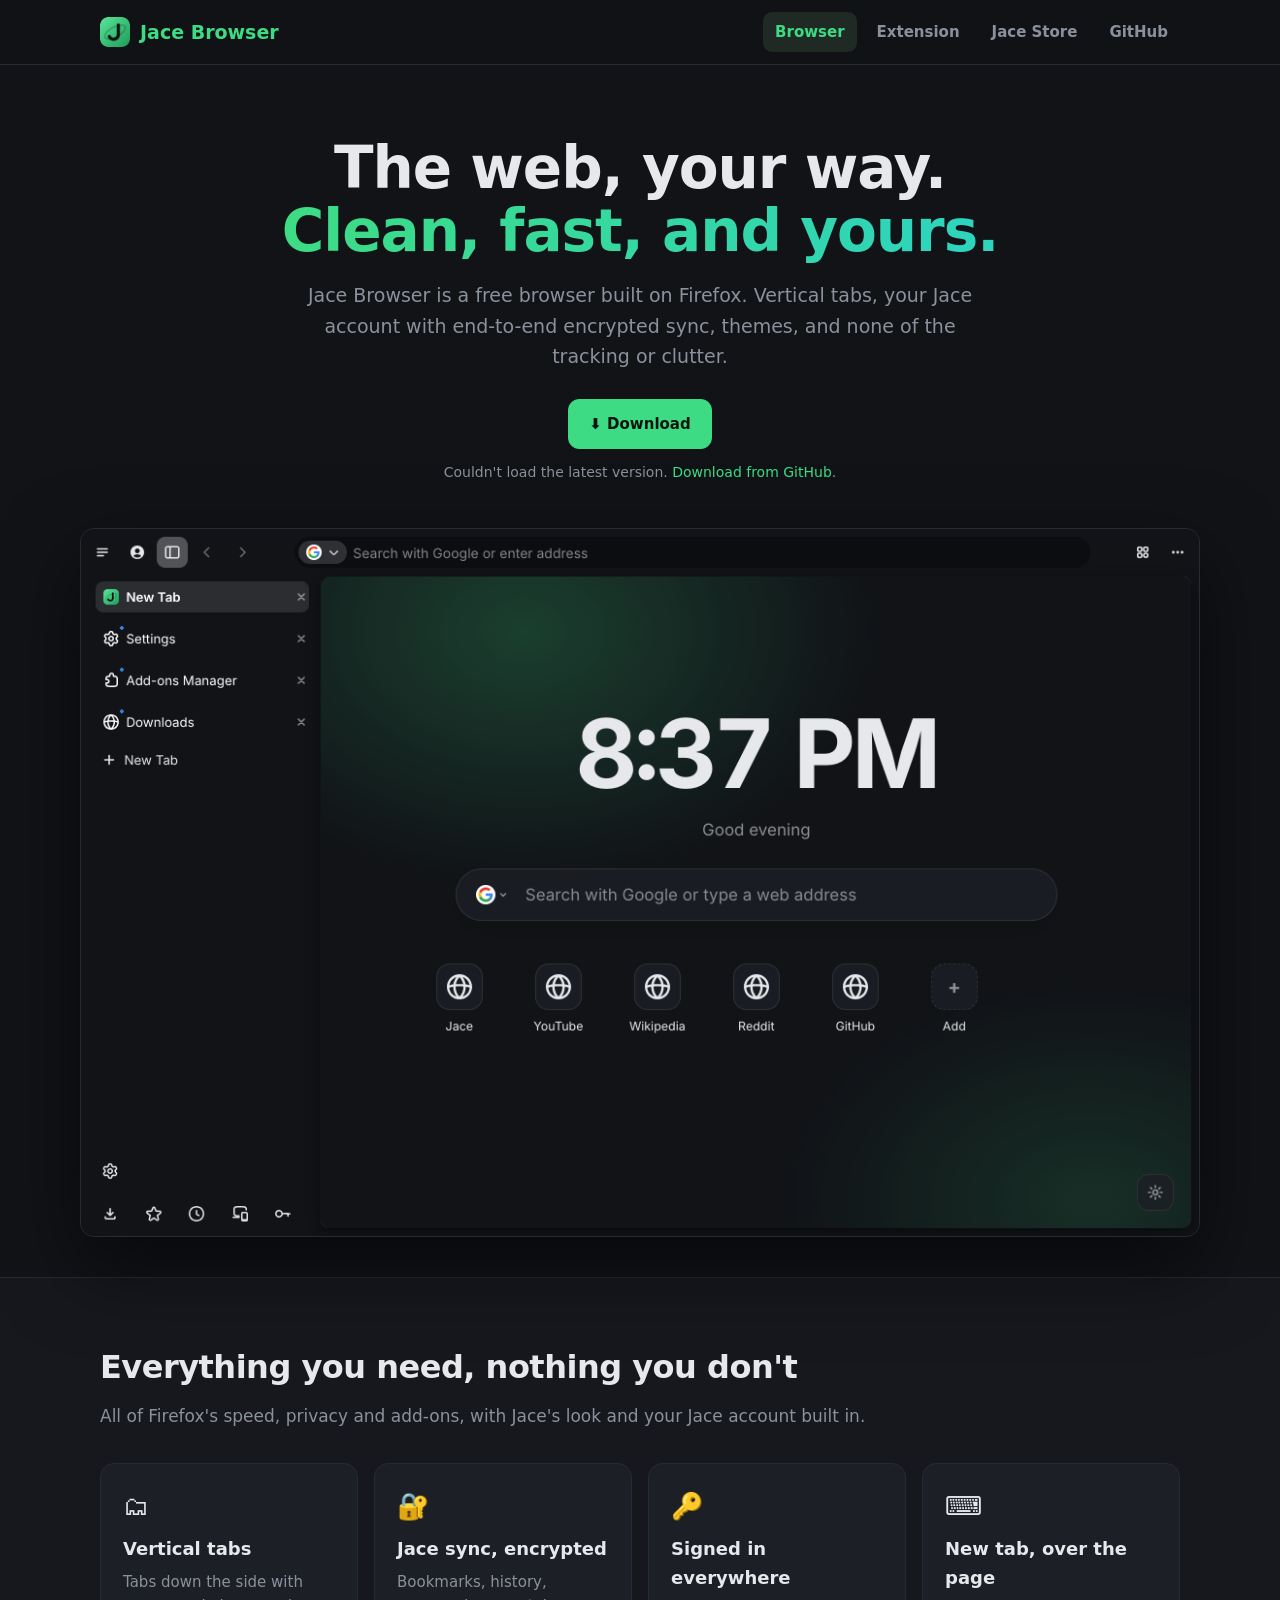
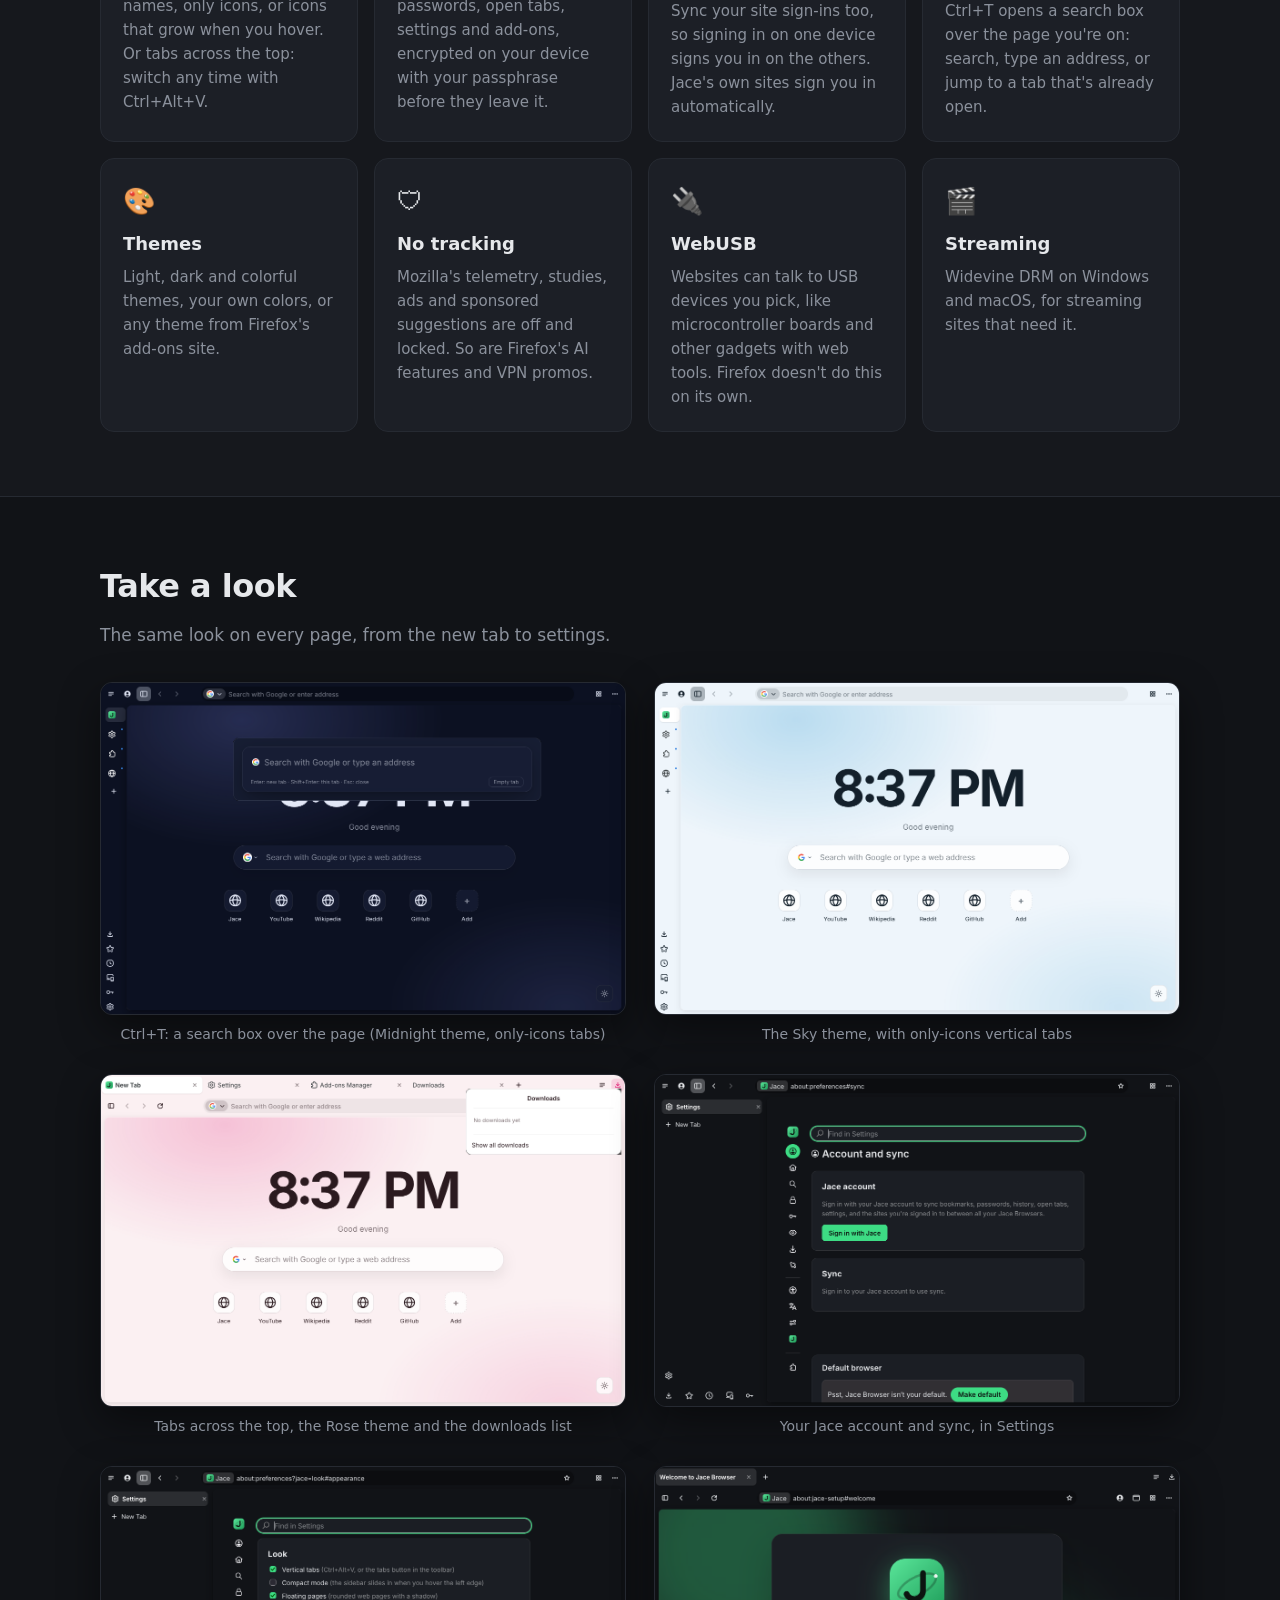
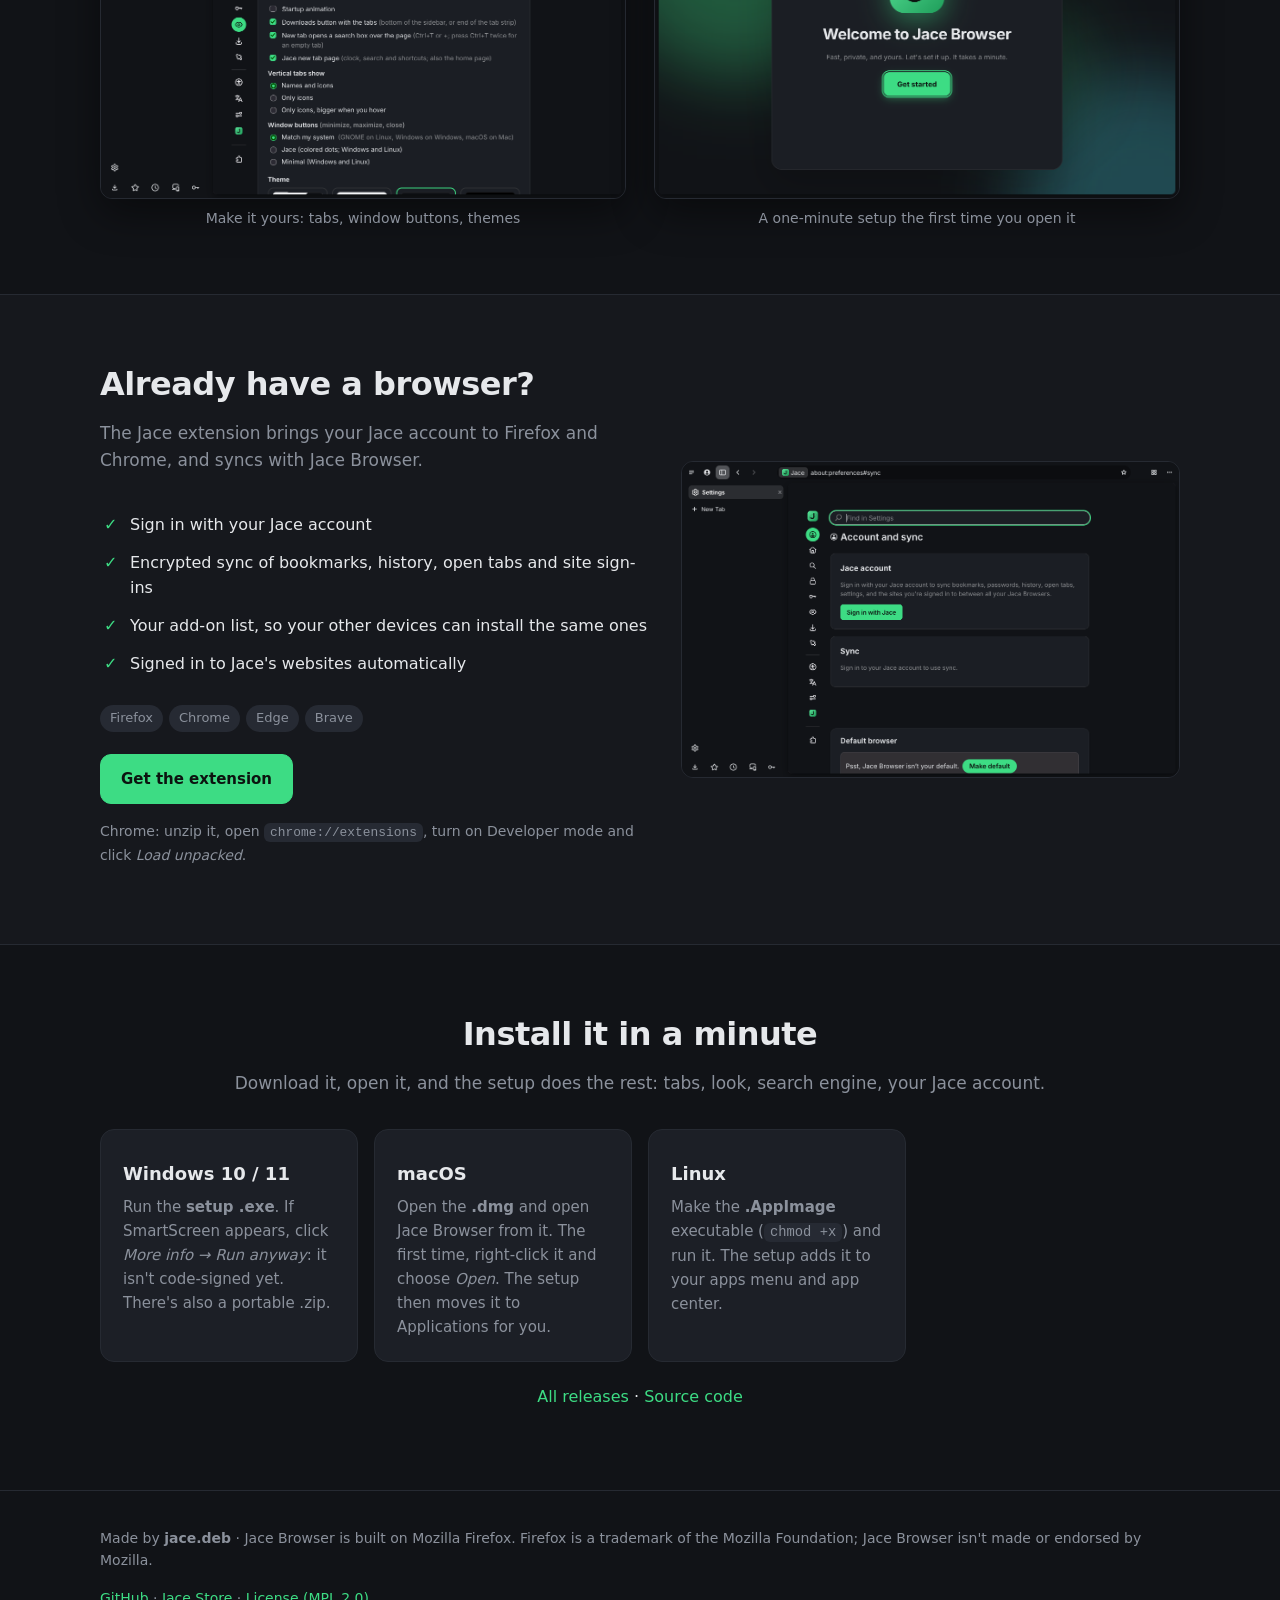
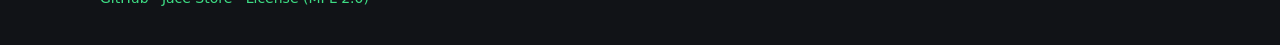
<file: site/index.html>
<!doctype html>
<html lang="en">
<head>
  <meta charset="utf-8">
  <meta name="viewport" content="width=device-width, initial-scale=1">
  <title>Jace Browser - a clean, fast browser with your Jace account</title>
  <meta name="description" content="Jace Browser is a free web browser for Windows, macOS and Linux, built on Firefox: vertical tabs, a Jace account with end-to-end encrypted sync, themes, and no telemetry or AI clutter.">
  <link rel="icon" href="img/icon.png">
  <meta property="og:title" content="Jace Browser">
  <meta property="og:description" content="A clean, fast browser built on Firefox, with vertical tabs and your Jace account.">
  <meta property="og:image" content="img/hero.png">
  <link rel="stylesheet" href="style.css">
</head>
<body>
<header>
  <div class="wrap">
    <nav>
      <a class="brand" href="./" aria-label="Jace Browser home"><img src="img/icon.png" alt=""><span>Jace Browser</span></a>
      <a class="tab active" href="./">Browser</a>
      <a class="tab" href="#extension">Extension</a>
      <a class="tab hide-sm" href="https://jace-store-deb.vercel.app">Jace Store</a>
      <a class="tab hide-sm" href="https://github.com/okjace/jace-browser">GitHub</a>
    </nav>
  </div>
</header>

<main>
  <div class="wrap hero">
    <h1>The web, your way.<br><span>Clean, fast, and yours.</span></h1>
    <p class="lead">Jace Browser is a free browser built on Firefox. Vertical tabs, your Jace account with end-to-end
      encrypted sync, themes, and none of the tracking or clutter.</p>
    <div class="downloads" id="downloads">
      <a class="btn primary" href="https://github.com/okjace/jace-browser/releases/latest">⬇ Download</a>
    </div>
    <p class="release-note" id="release-note">Windows, macOS and Linux · free and open source</p>
    <p class="more-downloads" id="more-downloads"></p>
    <div class="shot-frame">
      <img class="shot" src="img/hero.png" alt="Jace Browser with vertical tabs and the Jace new tab page" width="1152" height="729">
    </div>
  </div>

  <section class="alt" id="features">
    <div class="wrap">
      <h2>Everything you need, nothing you don't</h2>
      <p class="sub">All of Firefox's speed, privacy and add-ons, with Jace's look and your Jace account built in.</p>
      <div class="grid">
        <div class="card"><div class="icon">🗂</div><h3>Vertical tabs</h3><p>Tabs down the side with names, only icons, or icons that grow when you hover. Or tabs across the top: switch any time with Ctrl+Alt+V.</p></div>
        <div class="card"><div class="icon">🔐</div><h3>Jace sync, encrypted</h3><p>Bookmarks, history, passwords, open tabs, settings and add-ons, encrypted on your device with your passphrase before they leave it.</p></div>
        <div class="card"><div class="icon">🔑</div><h3>Signed in everywhere</h3><p>Sync your site sign-ins too, so signing in on one device signs you in on the others. Jace's own sites sign you in automatically.</p></div>
        <div class="card"><div class="icon">⌨</div><h3>New tab, over the page</h3><p>Ctrl+T opens a search box over the page you're on: search, type an address, or jump to a tab that's already open.</p></div>
        <div class="card"><div class="icon">🎨</div><h3>Themes</h3><p>Light, dark and colorful themes, your own colors, or any theme from Firefox's add-ons site.</p></div>
        <div class="card"><div class="icon">🛡</div><h3>No tracking</h3><p>Mozilla's telemetry, studies, ads and sponsored suggestions are off and locked. So are Firefox's AI features and VPN promos.</p></div>
        <div class="card"><div class="icon">🔌</div><h3>WebUSB</h3><p>Websites can talk to USB devices you pick, like microcontroller boards and other gadgets with web tools. Firefox doesn't do this on its own.</p></div>
        <div class="card"><div class="icon">🎬</div><h3>Streaming</h3><p>Widevine DRM on Windows and macOS, for streaming sites that need it.</p></div>
      </div>
    </div>
  </section>

  <section id="screenshots">
    <div class="wrap">
      <h2>Take a look</h2>
      <p class="sub">The same look on every page, from the new tab to settings.</p>
      <div class="gallery">
        <figure><a href="img/newtab-box.png" target="_blank" rel="noopener" title="Open full size"><img src="img/newtab-box.png" alt="The new tab search box over the page, with only-icons tabs and the Midnight theme" loading="lazy" width="1152" height="729"></a><figcaption>Ctrl+T: a search box over the page (Midnight theme, only-icons tabs)</figcaption></figure>
        <figure><a href="img/icons-light.png" target="_blank" rel="noopener" title="Open full size"><img src="img/icons-light.png" alt="Jace Browser with the Sky theme" loading="lazy" width="1152" height="729"></a><figcaption>The Sky theme, with only-icons vertical tabs</figcaption></figure>
        <figure><a href="img/themes.png" target="_blank" rel="noopener" title="Open full size"><img src="img/themes.png" alt="Tabs across the top, the Rose theme and the downloads list" loading="lazy" width="1152" height="729"></a><figcaption>Tabs across the top, the Rose theme and the downloads list</figcaption></figure>
        <figure><a href="img/account.png" target="_blank" rel="noopener" title="Open full size"><img src="img/account.png" alt="Settings: Jace account and sync" loading="lazy" width="1152" height="729"></a><figcaption>Your Jace account and sync, in Settings</figcaption></figure>
        <figure><a href="img/look.png" target="_blank" rel="noopener" title="Open full size"><img src="img/look.png" alt="Settings: the look of Jace Browser" loading="lazy" width="1152" height="729"></a><figcaption>Make it yours: tabs, window buttons, themes</figcaption></figure>
        <figure><a href="img/setup.png" target="_blank" rel="noopener" title="Open full size"><img src="img/setup.png" alt="The welcome setup" loading="lazy" width="1152" height="729"></a><figcaption>A one-minute setup the first time you open it</figcaption></figure>
      </div>
    </div>
  </section>

  <section class="alt" id="extension">
    <div class="wrap split">
      <div>
        <h2>Already have a browser?</h2>
        <p class="sub">The Jace extension brings your Jace account to Firefox and Chrome, and syncs with Jace Browser.</p>
        <ul class="ticks">
          <li>Sign in with your Jace account</li>
          <li>Encrypted sync of bookmarks, history, open tabs and site sign-ins</li>
          <li>Your add-on list, so your other devices can install the same ones</li>
          <li>Signed in to Jace's websites automatically</li>
        </ul>
        <p><span class="pill">Firefox</span><span class="pill">Chrome</span><span class="pill">Edge</span><span class="pill">Brave</span></p>
        <p id="extension-links"><a class="btn primary" href="https://github.com/okjace/jace-browser/releases?q=extension">Get the extension</a></p>
        <p class="note">Chrome: unzip it, open <code>chrome://extensions</code>, turn on Developer mode and click <i>Load unpacked</i>.</p>
      </div>
      <img src="img/account.png" alt="" loading="lazy" style="border-radius:12px;border:1px solid var(--line)">
    </div>
  </section>

  <section id="get">
    <div class="wrap" style="text-align:center">
      <h2>Install it in a minute</h2>
      <p class="sub">Download it, open it, and the setup does the rest: tabs, look, search engine, your Jace account.</p>
      <div class="grid" style="text-align:left">
        <div class="card"><h3>Windows 10 / 11</h3><p>Run the <b>setup .exe</b>. If SmartScreen appears, click <i>More info → Run anyway</i>: it isn't code-signed yet. There's also a portable .zip.</p></div>
        <div class="card"><h3>macOS</h3><p>Open the <b>.dmg</b> and open Jace Browser from it. The first time, right-click it and choose <i>Open</i>. The setup then moves it to Applications for you.</p></div>
        <div class="card"><h3>Linux</h3><p>Make the <b>.AppImage</b> executable (<code>chmod +x</code>) and run it. The setup adds it to your apps menu and app center.</p></div>
      </div>
      <p style="margin-top:22px"><a href="https://github.com/okjace/jace-browser/releases">All releases</a> · <a href="https://github.com/okjace/jace-browser">Source code</a></p>
    </div>
  </section>
</main>

<footer>
  <div class="wrap">
    <span>Made by <b>jace.deb</b> · Jace Browser is built on Mozilla Firefox. Firefox is a trademark of the Mozilla Foundation; Jace Browser isn't made or endorsed by Mozilla.</span>
    <span><a href="https://github.com/okjace/jace-browser">GitHub</a> · <a href="https://jace-store-deb.vercel.app">Jace Store</a> · <a href="https://github.com/okjace/jace-browser/blob/main/LICENSE">License (MPL 2.0)</a></span>
  </div>
</footer>
<script src="site.js"></script>
</body>
</html>
</file>
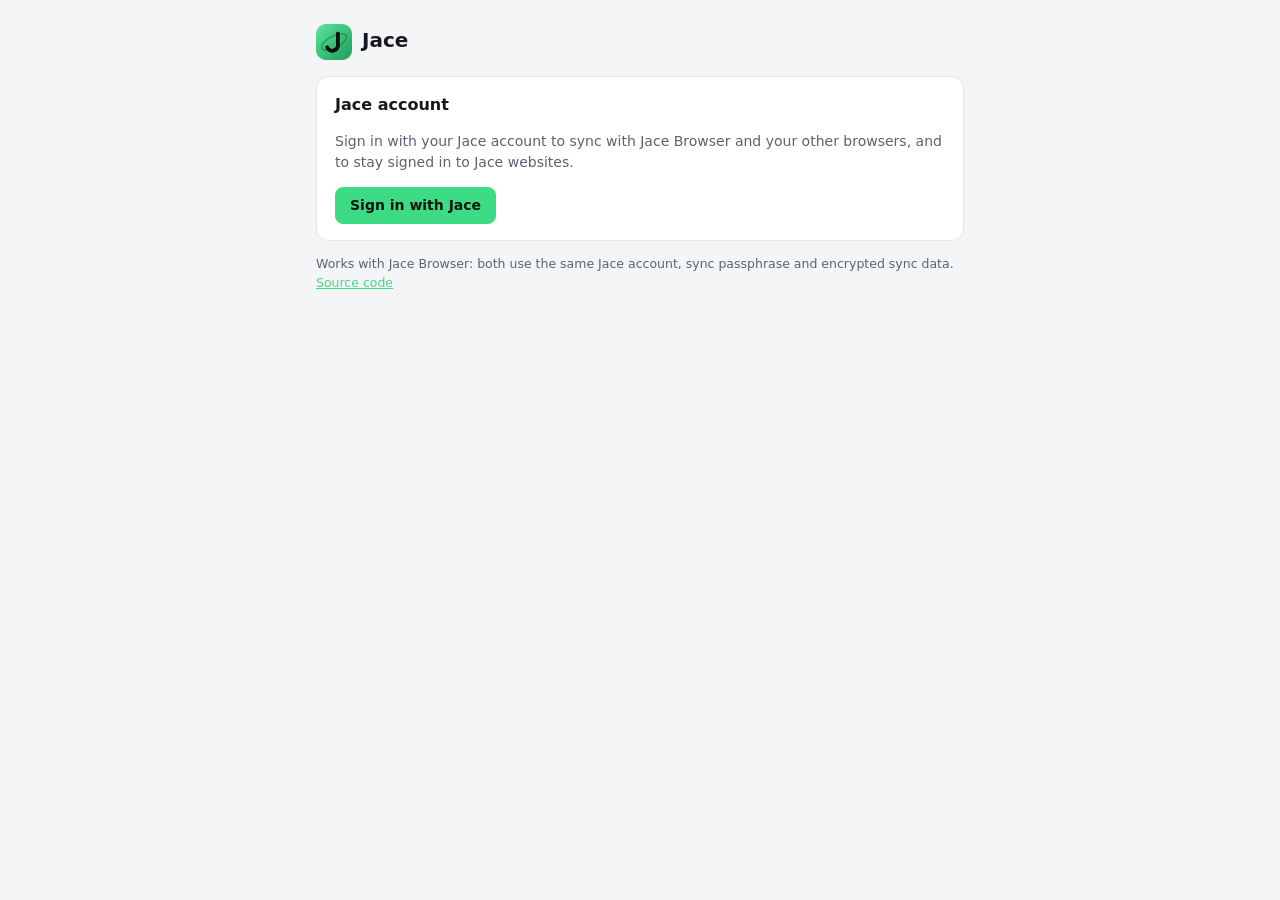
<file: extension/options/options.html>
<!DOCTYPE html>
<html lang="en">
<head>
  <meta charset="utf-8">
  <meta name="viewport" content="width=device-width, initial-scale=1">
  <title>Jace settings</title>
  <link rel="stylesheet" href="../ui.css">
  <link rel="stylesheet" href="options.css">
  <script type="module" src="options.js"></script>
</head>
<body>
  <main>
    <div class="brand top"><img src="../icons/jace-64.png" alt=""><h1>Jace</h1></div>
    <div id="notice" class="notice" hidden></div>

    <section class="card">
      <h2>Jace account</h2>
      <div id="account-out">
        <p class="muted">Sign in with your Jace account to sync with Jace Browser and your other browsers, and to stay signed in to Jace websites.</p>
        <button class="primary" id="sign-in">Sign in with Jace</button>
      </div>
      <div id="account-in" hidden>
        <div class="profile"><img id="avatar" alt=""><div><strong id="name"></strong><div class="muted" id="handle"></div></div></div>
        <label class="toggle"><input type="checkbox" id="auto-sign-in"> <span>Sign me in to Jace websites automatically <span class="muted">(the Jace website, and Jace's own apps like Jace Social and Jace Store without the sign-in screen; not in private windows or container tabs)</span></span></label>
        <div class="row"><button id="sign-out">Sign out</button></div>
      </div>
    </section>

    <section class="card" id="sync-card" hidden>
      <h2>Sync</h2>
      <p class="muted" id="sync-status"></p>

      <form id="passphrase-form" hidden>
        <p id="passphrase-help"></p>
        <input id="passphrase" type="password" placeholder="Sync passphrase" minlength="8" required>
        <input id="passphrase2" type="password" placeholder="Type it again" minlength="8">
        <p class="muted small">Your data is encrypted in this browser with a key made from this passphrase before it goes to Jace, so Jace can't read it. Jace can't recover it either: if you forget it, you can only start sync over.</p>
        <button class="primary" type="submit">Turn on sync</button>
      </form>

      <div id="sync-on" hidden>
        <div class="row"><button class="primary" id="sync-now">Sync now</button></div>
        <h2 class="sub">What to sync</h2>
        <div id="engines"></div>
        <p class="muted small"><strong>Site sign-ins</strong> syncs cookies, so you're signed in to the same sites as on your other devices. Some sites tie a sign-in to one device and will still ask. Passwords can't be synced by an extension; Jace Browser syncs them.</p>
        <h2 class="sub">Tabs on your other devices</h2>
        <div id="remote-tabs" class="list"><p class="muted">None yet.</p></div>
        <h2 class="sub">Add-ons on your other devices</h2>
        <div id="remote-addons" class="list"><p class="muted">None yet.</p></div>
        <h2 class="sub">Start over</h2>
        <div class="row">
          <button id="forget">Turn off sync here</button>
          <button class="danger" id="reset">Delete my synced data from Jace</button>
        </div>
      </div>
    </section>

    <p class="muted small">Works with Jace Browser: both use the same Jace account, sync passphrase and encrypted sync data. <a href="https://github.com/okjace/jace-browser/tree/main/extension" target="_blank">Source code</a></p>
  </main>
</body>
</html>
</file>
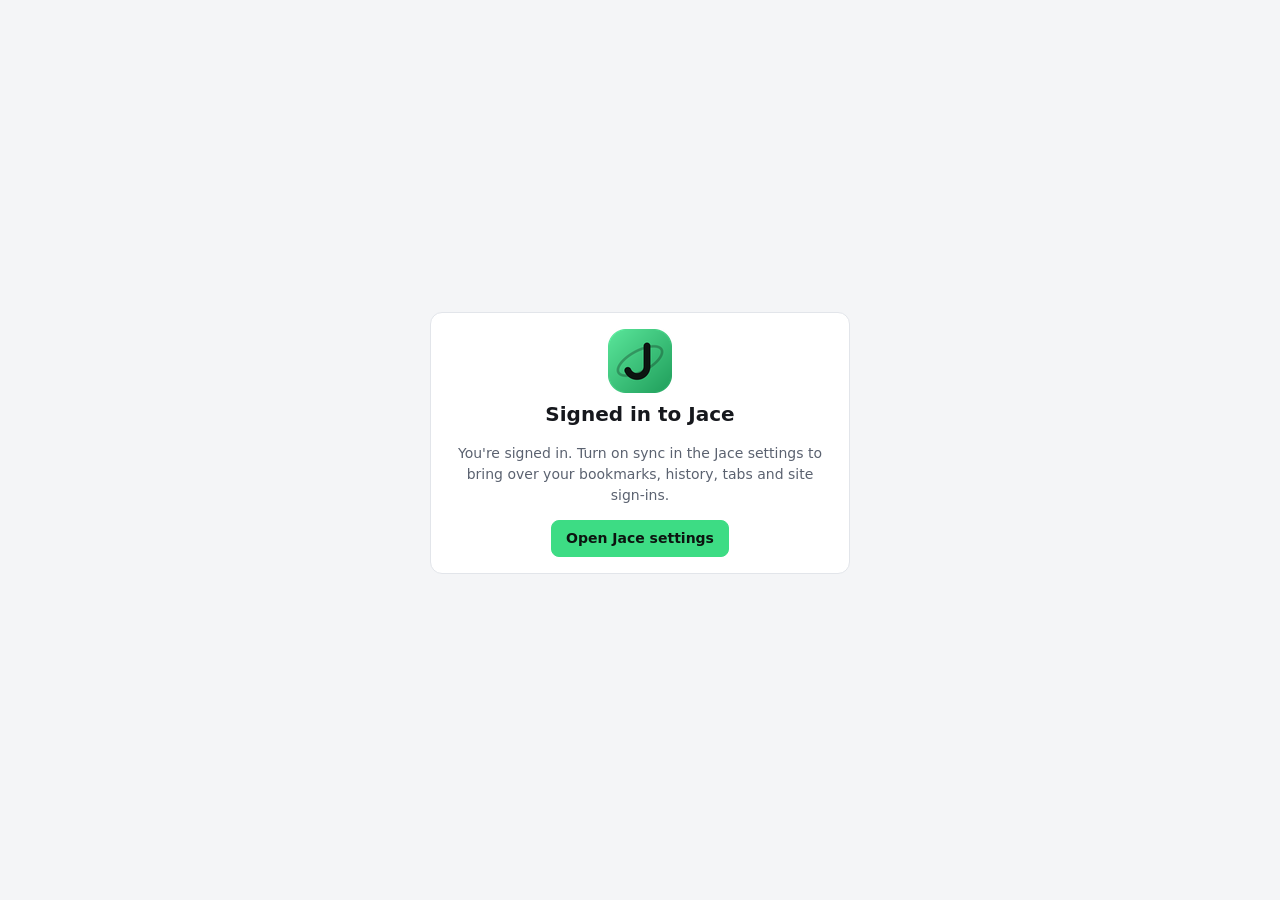
<file: extension/pages/signed-in.html>
<!DOCTYPE html>
<html lang="en">
<head>
  <meta charset="utf-8">
  <title>Jace</title>
  <link rel="stylesheet" href="../ui.css">
  <style>
    body { display: grid; place-items: center; min-height: 100vh; padding: 16px; }
    .card { max-width: 420px; text-align: center; }
    img { width: 64px; height: 64px; }
  </style>
  <script type="module" src="signed-in.js"></script>
</head>
<body>
  <div class="card">
    <img src="../icons/jace-64.png" alt="">
    <h1 id="title">Signed in to Jace</h1>
    <p class="muted" id="text">You're signed in. Turn on sync in the Jace settings to bring over your bookmarks, history, tabs and site sign-ins.</p>
    <button class="primary" id="settings">Open Jace settings</button>
  </div>
</body>
</html>
</file>
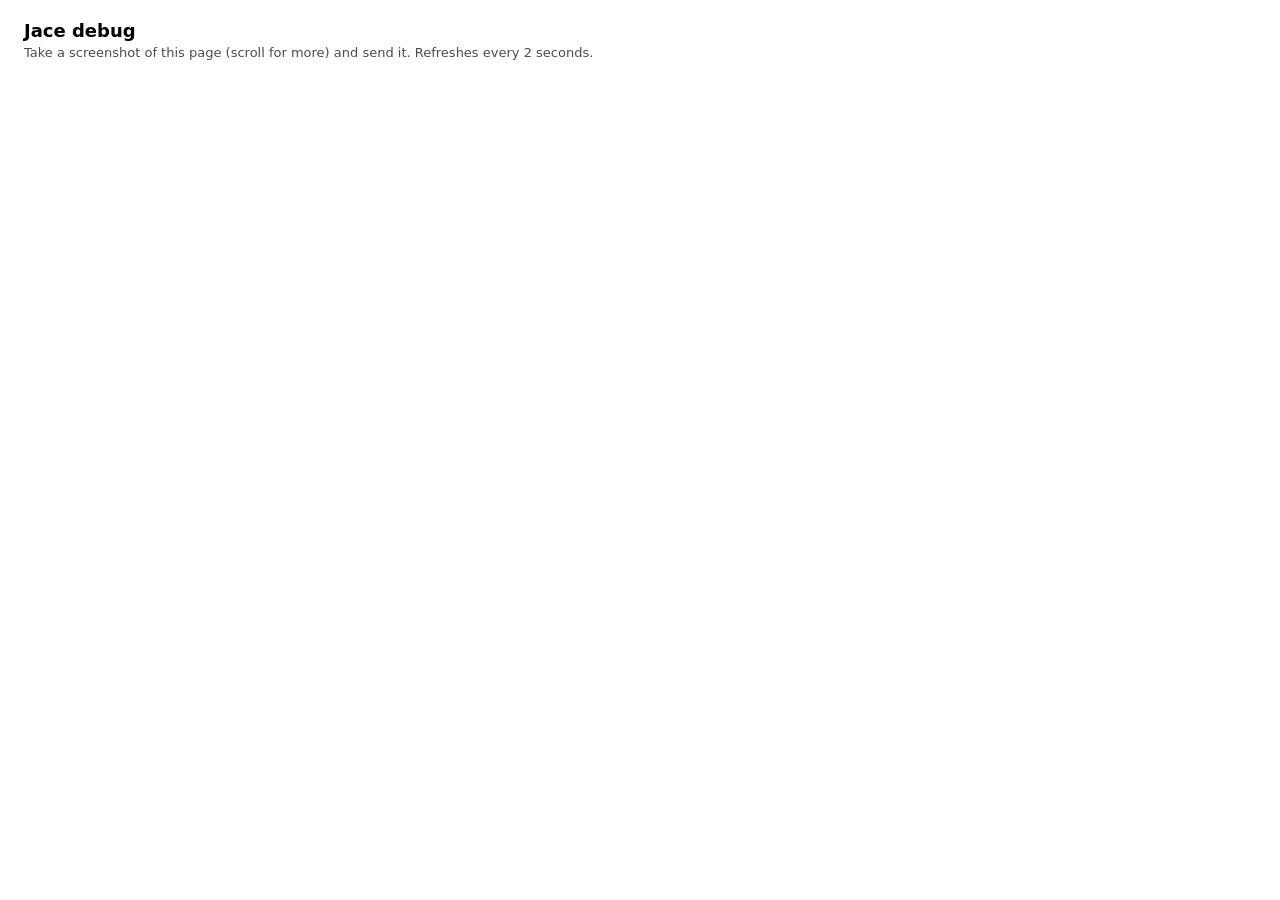
<file: src/jace/content/debug/debug.html>
<!DOCTYPE html>
<!-- This Source Code Form is subject to the terms of the Mozilla Public
   - License, v. 2.0. If a copy of the MPL was not distributed with this
   - file, You can obtain one at http://mozilla.org/MPL/2.0/. -->
<html>
<head>
  <meta charset="utf-8">
  <meta http-equiv="Content-Security-Policy" content="default-src chrome:; img-src chrome: data:; style-src chrome: 'unsafe-inline'">
  <title>Jace debug</title>
  <style>
    :root { color-scheme: light dark; }
    body { margin: 0; padding: 20px 24px; font: 13px/1.45 ui-monospace, monospace; background: Canvas; color: CanvasText; }
    h1 { font: 600 18px system-ui, sans-serif; margin: 0 0 4px; }
    p.hint { font: 13px system-ui, sans-serif; opacity: 0.7; margin: 0 0 14px; }
    h2 { font: 600 13px system-ui, sans-serif; margin: 16px 0 4px; color: #3ddc84; }
    pre { margin: 0; white-space: pre-wrap; word-break: break-all; }
    button { font: inherit; margin-top: 10px; }
  </style>
  <script type="module" src="chrome://jace/content/debug/debug.mjs"></script>
</head>
<body>
  <h1>Jace debug</h1>
  <p class="hint">Take a screenshot of this page (scroll for more) and send it. Refreshes every 2 seconds.</p>
  <div id="out"></div>
</body>
</html>
</file>
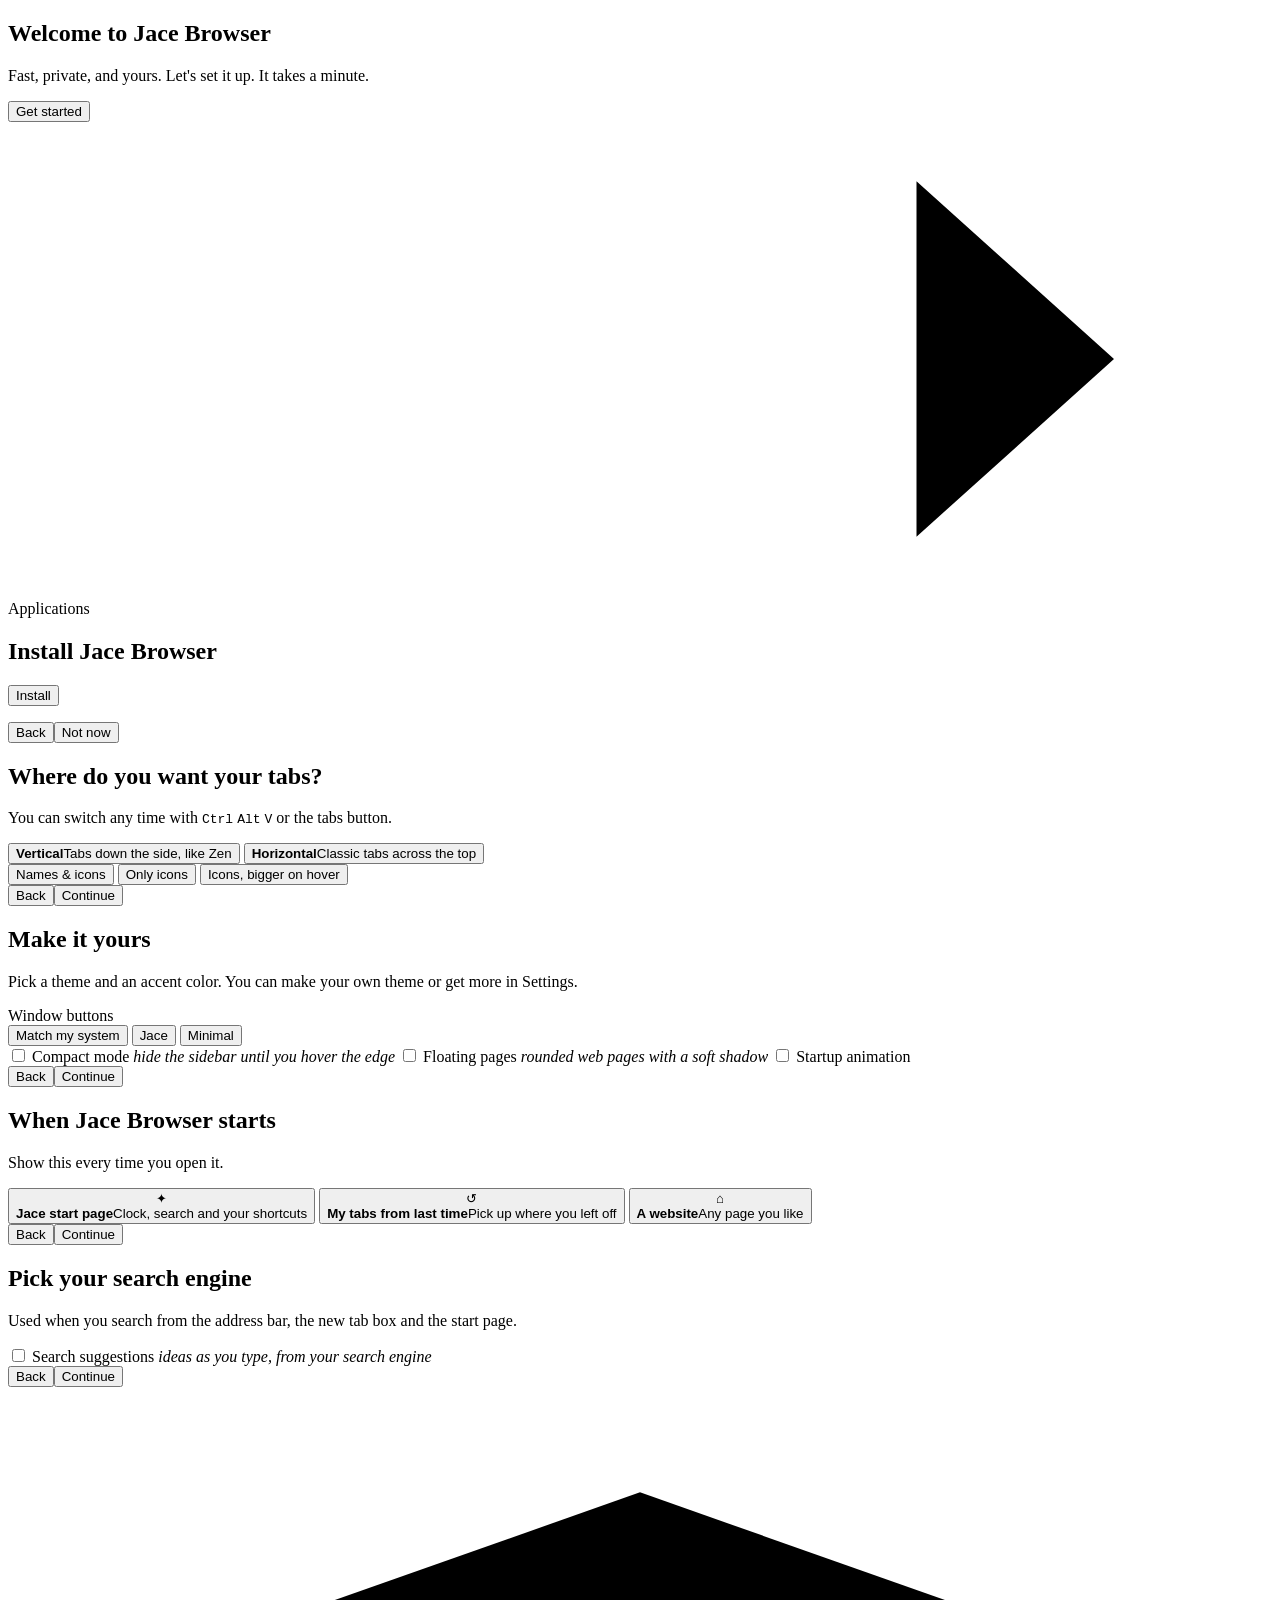
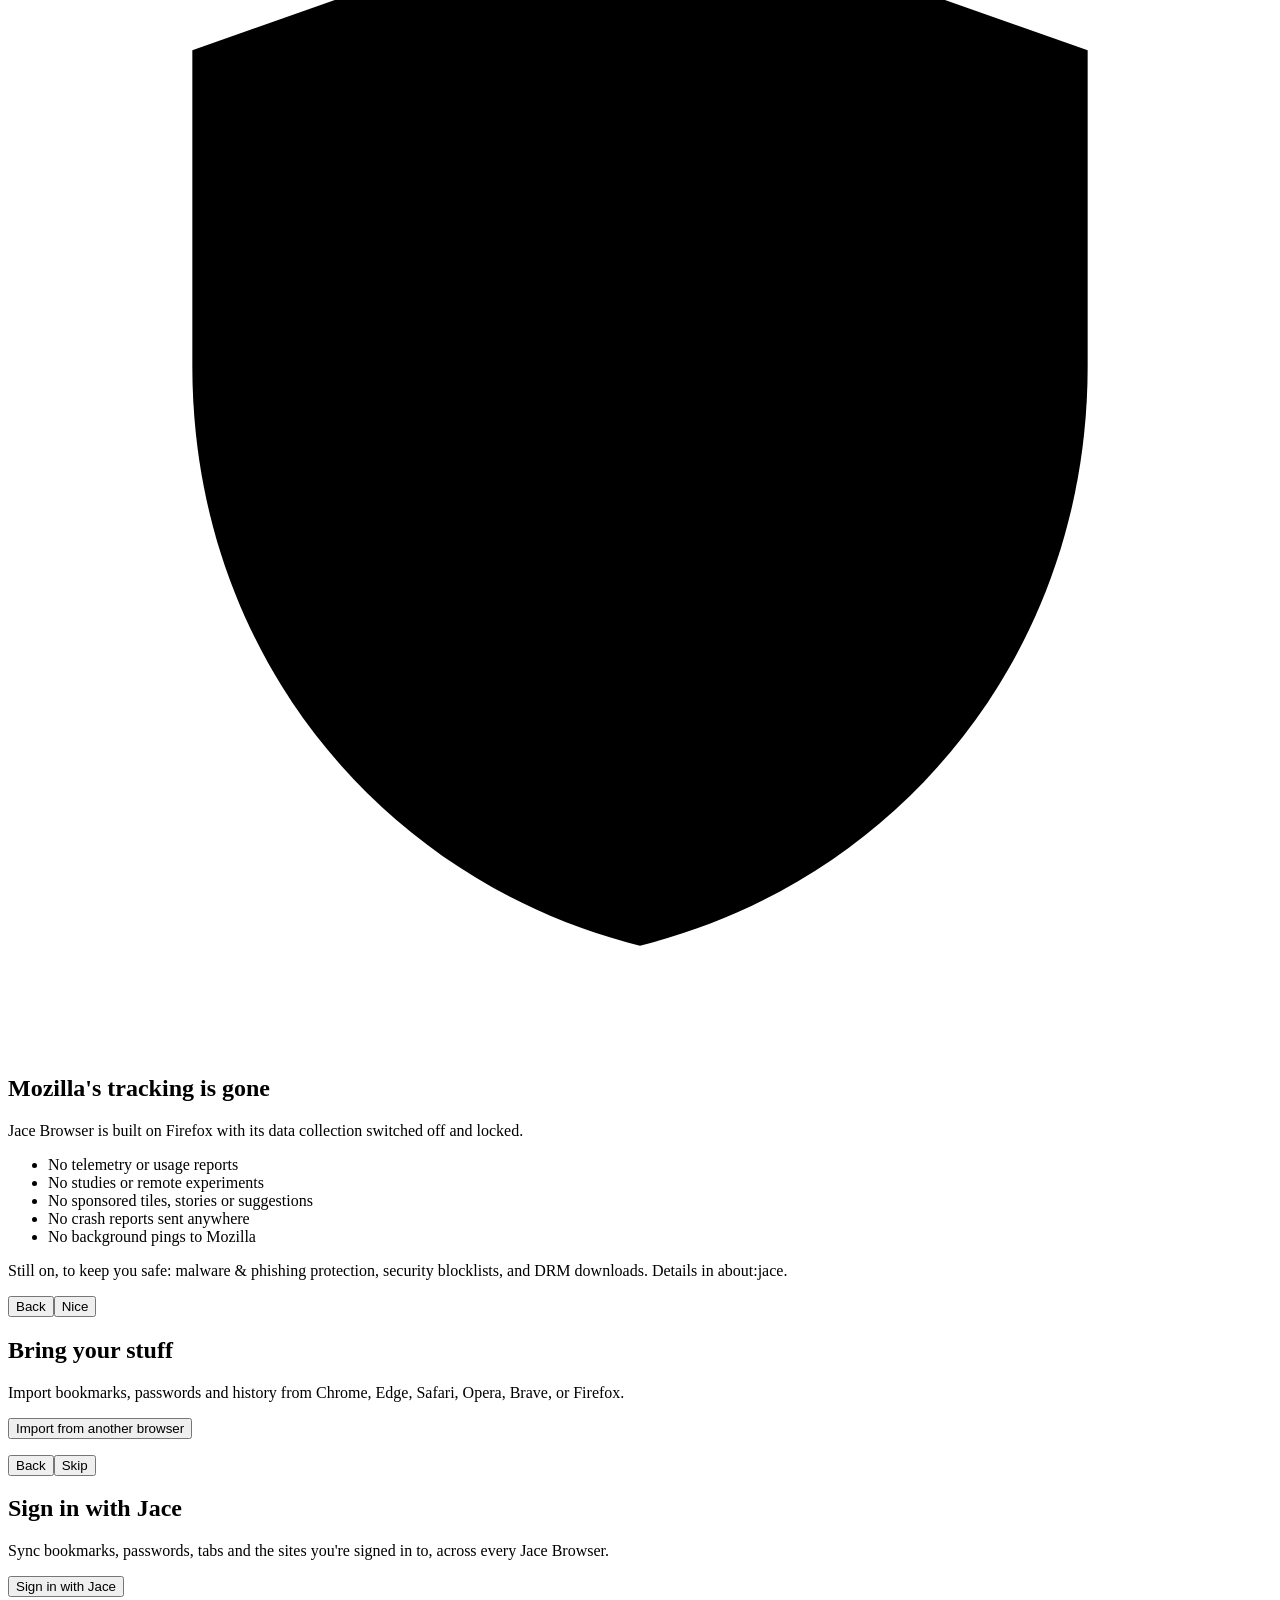
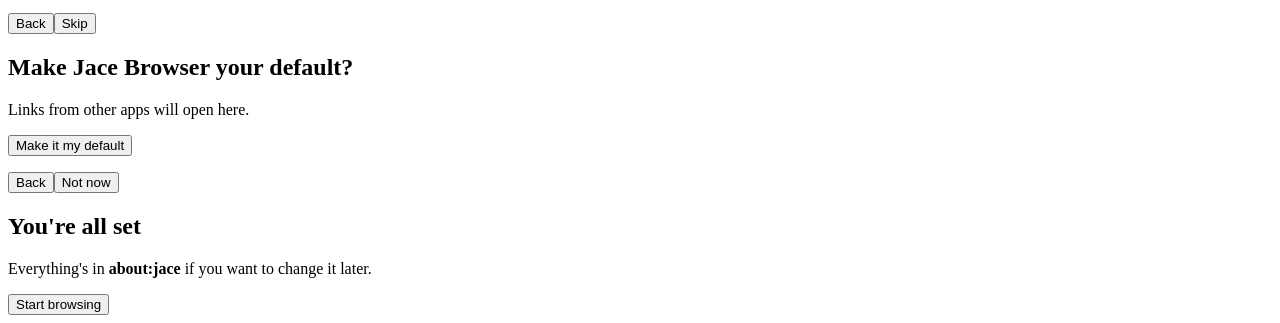
<file: src/jace/content/setup/setup.html>
<!DOCTYPE html>
<!-- This Source Code Form is subject to the terms of the Mozilla Public
   - License, v. 2.0. If a copy of the MPL was not distributed with this
   - file, You can obtain one at http://mozilla.org/MPL/2.0/. -->
<html lang="en">
<head>
  <meta charset="utf-8">
  <meta http-equiv="Content-Security-Policy" content="default-src chrome: 'self'; img-src chrome: https: data: 'self'; style-src chrome: 'self' 'unsafe-inline'">
  <meta name="color-scheme" content="light dark">
  <meta name="viewport" content="width=device-width, initial-scale=1">
  <title>Welcome to Jace Browser</title>
  <link rel="stylesheet" href="chrome://jace/content/setup/setup.css">
  <script type="module" src="chrome://jace/content/setup/setup.mjs"></script>
</head>
<body>
  <div class="backdrop" aria-hidden="true"><span></span><span></span><span></span></div>

  <main id="wizard">
    <!-- 1. Welcome -->
    <section class="step" data-step="welcome">
      <div class="hero-logo" id="hero-logo"></div>
      <h1>Welcome to Jace Browser</h1>
      <p class="lead">Fast, private, and yours. Let's set it up. It takes a minute.</p>
      <button class="primary big" data-next>Get started</button>
    </section>

    <!-- 1b. Install (only when running from the download: AppImage / .dmg) -->
    <section class="step" data-step="install">
      <div class="install-art" aria-hidden="true">
        <div class="install-box"><div class="hero-logo small" id="install-logo"></div></div>
        <svg class="install-arrow" viewBox="0 0 64 24"><path d="M2 12h54M46 3l10 9-10 9"/></svg>
        <div class="install-folder" id="install-folder">Applications</div>
      </div>
      <h2 id="install-title">Install Jace Browser</h2>
      <p class="lead" id="install-lead"></p>
      <div class="toggles" id="install-options"></div>
      <button class="primary big" id="install-now">Install</button>
      <p class="small" id="install-result"></p>
      <div class="nav"><button data-back>Back</button><button data-next id="install-skip">Not now</button></div>
    </section>

    <!-- 2. Tabs -->
    <section class="step" data-step="tabs">
      <h2>Where do you want your tabs?</h2>
      <p class="lead">You can switch any time with <kbd>Ctrl</kbd> <kbd>Alt</kbd> <kbd>V</kbd> or the tabs button.</p>
      <div class="choices">
        <button class="choice" data-tabs="vertical">
          <div class="mini vertical">
            <div class="mini-side"><i></i><i class="on"></i><i></i><i></i></div>
            <div class="mini-main"><div class="mini-bar"></div><div class="mini-page"></div></div>
          </div>
          <strong>Vertical</strong><span>Tabs down the side, like Zen</span>
        </button>
        <button class="choice" data-tabs="horizontal">
          <div class="mini horizontal">
            <div class="mini-tabs"><i></i><i class="on"></i><i></i></div>
            <div class="mini-main"><div class="mini-bar"></div><div class="mini-page"></div></div>
          </div>
          <strong>Horizontal</strong><span>Classic tabs across the top</span>
        </button>
      </div>
      <div class="segmented" id="tab-style" role="radiogroup" aria-label="Vertical tabs show">
        <button data-style="full" role="radio">Names &amp; icons</button>
        <button data-style="icons" role="radio">Only icons</button>
        <button data-style="hover" role="radio">Icons, bigger on hover</button>
      </div>
      <div class="nav"><button data-back>Back</button><button class="primary" data-next>Continue</button></div>
    </section>

    <!-- 3. Look -->
    <section class="step" data-step="look">
      <h2>Make it yours</h2>
      <p class="lead">Pick a theme and an accent color. You can make your own theme or get more in Settings.</p>
      <div class="themes" id="themes" role="radiogroup" aria-label="Theme"></div>
      <div class="swatches" id="swatches"></div>
      <div class="labeled" id="window-controls-row">
        <span class="small">Window buttons</span>
        <div class="segmented" id="window-controls" role="radiogroup" aria-label="Window buttons">
          <button data-controls="system" role="radio" id="controls-system">Match my system</button>
          <button data-controls="jace" role="radio"><i class="ctl-dots"><b></b><b></b><b></b></i> Jace</button>
          <button data-controls="minimal" role="radio">Minimal</button>
        </div>
      </div>
      <div class="toggles">
        <label class="switch"><input type="checkbox" id="compact"><span class="track"></span> Compact mode <em>hide the sidebar until you hover the edge</em></label>
        <label class="switch"><input type="checkbox" id="floating"><span class="track"></span> Floating pages <em>rounded web pages with a soft shadow</em></label>
        <label class="switch"><input type="checkbox" id="animation"><span class="track"></span> Startup animation</label>
      </div>
      <div class="nav"><button data-back>Back</button><button class="primary" data-next>Continue</button></div>
    </section>

    <!-- 3b. Startup -->
    <section class="step" data-step="start">
      <h2>When Jace Browser starts</h2>
      <p class="lead">Show this every time you open it.</p>
      <div class="choices">
        <button class="choice start-choice" data-start="jace">
          <div class="start-icon" aria-hidden="true">✦</div>
          <strong>Jace start page</strong><span>Clock, search and your shortcuts</span>
        </button>
        <button class="choice start-choice" data-start="restore">
          <div class="start-icon" aria-hidden="true">↺</div>
          <strong>My tabs from last time</strong><span>Pick up where you left off</span>
        </button>
        <button class="choice start-choice" data-start="site">
          <div class="start-icon" aria-hidden="true">⌂</div>
          <strong>A website</strong><span>Any page you like</span>
        </button>
      </div>
      <input id="start-url" class="start-url" type="url" placeholder="Website address, e.g. youtube.com" hidden>
      <div class="nav"><button data-back>Back</button><button class="primary" data-next>Continue</button></div>
    </section>

    <!-- 3c. Search -->
    <section class="step" data-step="search">
      <h2>Pick your search engine</h2>
      <p class="lead">Used when you search from the address bar, the new tab box and the start page.</p>
      <div class="engines" id="engines" role="radiogroup" aria-label="Search engine"></div>
      <div class="toggles">
        <label class="switch"><input type="checkbox" id="suggest"><span class="track"></span> Search suggestions <em>ideas as you type, from your search engine</em></label>
      </div>
      <div class="nav"><button data-back>Back</button><button class="primary" data-next>Continue</button></div>
    </section>

    <!-- 4. Privacy -->
    <section class="step" data-step="privacy">
      <div class="shield" aria-hidden="true">
        <svg viewBox="0 0 48 48"><path d="M24 4 7 10v12c0 11 7.3 19.6 17 22 9.7-2.4 17-11 17-22V10z"/><path class="tick" d="m16 24 6 6 11-12"/></svg>
      </div>
      <h2>Mozilla's tracking is gone</h2>
      <p class="lead">Jace Browser is built on Firefox with its data collection switched off and locked.</p>
      <ul class="checks">
        <li>No telemetry or usage reports</li>
        <li>No studies or remote experiments</li>
        <li>No sponsored tiles, stories or suggestions</li>
        <li>No crash reports sent anywhere</li>
        <li>No background pings to Mozilla</li>
      </ul>
      <p class="small">Still on, to keep you safe: malware &amp; phishing protection, security blocklists, and DRM downloads. Details in about:jace.</p>
      <div class="nav"><button data-back>Back</button><button class="primary" data-next>Nice</button></div>
    </section>

    <!-- 5. Import -->
    <section class="step" data-step="import">
      <h2>Bring your stuff</h2>
      <p class="lead">Import bookmarks, passwords and history from Chrome, Edge, Safari, Opera, Brave, or Firefox.</p>
      <button class="primary big" id="import">Import from another browser</button>
      <p class="small" id="import-result"></p>
      <div class="nav"><button data-back>Back</button><button data-next>Skip</button></div>
    </section>

    <!-- 6. Jace account -->
    <section class="step" data-step="account">
      <h2>Sign in with Jace</h2>
      <p class="lead">Sync bookmarks, passwords, tabs and the sites you're signed in to, across every Jace Browser.</p>
      <div id="account-out">
        <button class="primary big" id="sign-in">Sign in with Jace</button>
      </div>
      <div id="account-in" hidden>
        <div class="profile"><img id="avatar" alt=""><div><strong id="name"></strong><span id="handle"></span></div></div>
        <form id="passphrase-form">
          <p id="passphrase-help" class="small"></p>
          <input id="passphrase" type="password" placeholder="Sync passphrase" minlength="8" required>
          <input id="passphrase2" type="password" placeholder="Type it again" minlength="8">
          <button class="primary" type="submit">Turn on sync</button>
        </form>
        <p id="sync-on" class="ok" hidden>Sync is on. Your stuff is on its way.</p>
      </div>
      <p class="small error" id="account-error"></p>
      <div class="nav"><button data-back>Back</button><button data-next id="account-next">Skip</button></div>
    </section>

    <!-- 7. Default browser -->
    <section class="step" data-step="default">
      <h2>Make Jace Browser your default?</h2>
      <p class="lead">Links from other apps will open here.</p>
      <button class="primary big" id="make-default">Make it my default</button>
      <p class="small" id="default-result"></p>
      <div class="nav"><button data-back>Back</button><button data-next>Not now</button></div>
    </section>

    <!-- 8. Done -->
    <section class="step" data-step="done">
      <div class="burst" id="burst" aria-hidden="true"></div>
      <div class="hero-logo small" id="done-logo"></div>
      <h1>You're all set</h1>
      <p class="lead">Everything's in <strong>about:jace</strong> if you want to change it later.</p>
      <button class="primary big" id="finish">Start browsing</button>
    </section>

    <div class="dots" id="dots" aria-hidden="true"></div>
  </main>
</body>
</html>
</file>
<file: site/style.css>
:root {
  --bg: #111317;
  --bg2: #16181d;
  --card: #1c1f26;
  --line: #262a32;
  --text: #e6e8eb;
  --muted: #8b919c;
  --green: #3ddc84;
  --green-dark: #2a4a37;
  --purple: #b07cf0;
  --blue: #4f8fd6;
  --radius: 14px;
  color-scheme: dark;
}

* { box-sizing: border-box; }
html { scroll-behavior: smooth; }
body {
  margin: 0;
  background: var(--bg);
  color: var(--text);
  font: 16px/1.6 Inter, "Segoe UI", system-ui, -apple-system, sans-serif;
}
a { color: var(--green); text-decoration: none; }
a:hover { text-decoration: underline; }
img { max-width: 100%; height: auto; display: block; }   /* height:auto keeps screenshots in proportion */
.wrap { max-width: 1120px; margin: 0 auto; padding: 0 20px; }

/* nav */
header {
  position: sticky; top: 0; z-index: 10;
  background: rgba(17, 19, 23, .85); backdrop-filter: blur(10px);
  border-bottom: 1px solid var(--line);
}
nav { display: flex; align-items: center; gap: 8px; height: 64px; }
.brand { display: flex; align-items: center; gap: 10px; font-weight: 800; font-size: 19px; color: var(--green); margin-right: auto; }
.brand img { width: 30px; height: 30px; border-radius: 7px; }
.brand:hover { text-decoration: none; }
nav .tab { color: var(--muted); padding: 8px 12px; border-radius: 9px; font-weight: 600; font-size: 15px; }
nav .tab:hover { color: var(--text); background: var(--card); text-decoration: none; }
nav .tab.active { color: var(--green); background: #1f2a24; }

/* buttons */
.btn {
  display: inline-flex; align-items: center; gap: 8px;
  padding: 12px 20px; border-radius: 11px; font-weight: 700; font-size: 15px;
  border: 1px solid #323743; background: #262a33; color: var(--text);
}
.btn:hover { background: #2e333e; text-decoration: none; }
.btn.primary { background: var(--green); border-color: var(--green); color: #0c1410; }
.btn.primary:hover { background: #5ae69a; }
.btn small { font-weight: 500; opacity: .75; }

/* hero */
.hero { padding: 72px 0 40px; text-align: center; }
.hero h1 { font-size: clamp(34px, 6vw, 58px); line-height: 1.08; margin: 0 0 18px; letter-spacing: -1px; }
.hero h1 span { color: var(--green); }
.hero p.lead { color: var(--muted); font-size: 19px; max-width: 680px; margin: 0 auto 28px; }
.downloads { display: flex; flex-wrap: wrap; gap: 10px; justify-content: center; }
.downloads .btn.mine { box-shadow: 0 0 0 3px rgba(61, 220, 132, .35); }
.release-note { color: var(--muted); font-size: 14px; margin-top: 12px; }
.shot { margin: 44px auto 0; border-radius: var(--radius); border: 1px solid var(--line); box-shadow: 0 30px 80px rgba(0, 0, 0, .55); }

/* sections */
section { padding: 64px 0; }
section.alt { background: var(--bg2); border-top: 1px solid var(--line); border-bottom: 1px solid var(--line); }
h2 { font-size: 32px; margin: 0 0 10px; letter-spacing: -.5px; }
.sub { color: var(--muted); margin: 0 0 32px; font-size: 17px; }
.grid { display: grid; gap: 16px; grid-template-columns: repeat(auto-fill, minmax(240px, 1fr)); }
.card { background: var(--card); border: 1px solid var(--line); border-radius: var(--radius); padding: 22px; }
.card h3 { margin: 8px 0 6px; font-size: 18px; }
.card p { margin: 0; color: var(--muted); font-size: 15px; }
.card .icon { font-size: 26px; }

.gallery { display: grid; gap: 28px; grid-template-columns: repeat(auto-fit, minmax(min(100%, 460px), 1fr)); }
.gallery figure { margin: 0; }
.gallery a { display: block; border-radius: 12px; overflow: hidden; border: 1px solid var(--line);
  box-shadow: 0 14px 40px rgba(0, 0, 0, .45); transition: transform .15s ease, box-shadow .15s ease; }
.gallery a:hover { transform: translateY(-3px); box-shadow: 0 20px 50px rgba(0, 0, 0, .6); }
.gallery img { width: 100%; aspect-ratio: 1152 / 729; object-fit: cover; }
.gallery figcaption { color: var(--muted); font-size: 14px; margin-top: 8px; text-align: center; }

.split { display: grid; gap: 32px; grid-template-columns: 1.1fr 1fr; align-items: center; }
@media (max-width: 820px) { .split { grid-template-columns: 1fr; } }
.ticks { list-style: none; padding: 0; margin: 0 0 22px; }
.ticks li { padding: 6px 0 6px 30px; position: relative; }
.ticks li::before { content: "✓"; position: absolute; left: 4px; color: var(--green); font-weight: 800; }
.pill { display: inline-block; padding: 3px 10px; border-radius: 99px; background: #262a33; color: var(--muted); font-size: 13px; margin: 0 6px 6px 0; }

/* (from Jace Launcher's site) */
.status { display: flex; align-items: center; gap: 14px; }
.dot { width: 14px; height: 14px; border-radius: 50%; background: var(--muted); flex: none; }
.dot.up { background: var(--green); box-shadow: 0 0 0 6px rgba(61, 220, 132, .15); }
.dot.down { background: #e0605a; }
.steps { counter-reset: step; display: grid; gap: 16px; grid-template-columns: repeat(auto-fit, minmax(250px, 1fr)); }
.steps .card::before {
  counter-increment: step; content: counter(step);
  display: inline-grid; place-items: center; width: 32px; height: 32px; border-radius: 50%;
  background: #1f2a24; color: var(--green); font-weight: 800;
}
.legend span { display: inline-flex; align-items: center; gap: 6px; margin-right: 16px; color: var(--muted); font-size: 14px; }
.legend i { width: 10px; height: 10px; border-radius: 50%; display: inline-block; }
details { background: var(--card); border: 1px solid var(--line); border-radius: 12px; padding: 14px 18px; margin-bottom: 10px; }
details summary { cursor: pointer; font-weight: 700; }
details p { color: var(--muted); margin: 10px 0 0; }

footer { padding: 36px 0; color: var(--muted); font-size: 14px; border-top: 1px solid var(--line); }
footer .wrap { display: flex; flex-wrap: wrap; gap: 16px; justify-content: space-between; }

@media (max-width: 640px) {
  nav .tab.hide-sm { display: none; }
  .brand span { display: none; }
  nav { gap: 4px; }
  nav .tab { padding: 8px 10px; white-space: nowrap; }
  .hero { padding-top: 44px; }
}

/* Jace Browser */
.hero h1 span { background: linear-gradient(90deg, var(--green), #2dd4bf); -webkit-background-clip: text; background-clip: text; color: transparent; }
.more-downloads { color: var(--muted); font-size: 14px; margin-top: 8px; }
.shot-frame { position: relative; }
.shot-frame::before {
  content: ""; position: absolute; inset: 10% 15% auto; height: 60%;
  background: radial-gradient(closest-side, rgba(61, 220, 132, .25), transparent); filter: blur(30px); z-index: -1;
}
.tabs-styles { display: grid; gap: 14px; grid-template-columns: repeat(auto-fit, minmax(min(100%, 300px), 1fr)); margin-top: 8px; }
.note { color: var(--muted); font-size: 14px; }
code { background: #262a33; padding: 2px 6px; border-radius: 6px; font-size: .92em; }
</file>
<file: extension/ui.css>
/* Shared look for the extension's pages (Jace colors, light and dark). */
:root {
  --accent: #3ddc84;
  --on-accent: #0c1410;
  --bg: #f4f5f7;
  --card: #ffffff;
  --fg: #16181d;
  --muted: #5b6270;
  --line: #e2e5ea;
  --danger: #dc2626;
  color-scheme: light dark;
}
@media (prefers-color-scheme: dark) {
  :root { --bg: #111317; --card: #1b1e24; --fg: #e6e8eb; --muted: #9aa1ad; --line: #2a2e36; }
}
* { box-sizing: border-box; }
body { margin: 0; background: var(--bg); color: var(--fg); font: 14px/1.5 system-ui, sans-serif; }
h1 { font-size: 20px; margin: 0 0 4px; }
h2 { font-size: 16px; margin: 0 0 8px; }
.muted { color: var(--muted); }
.small { font-size: 12.5px; }
.card { background: var(--card); border: 1px solid var(--line); border-radius: 12px; padding: 16px 18px; margin-bottom: 14px; }
.row { display: flex; flex-wrap: wrap; gap: 8px; align-items: center; }
button {
  font: inherit; padding: 7px 14px; border-radius: 8px; border: 1px solid var(--line);
  background: transparent; color: inherit; cursor: pointer;
}
button:hover { background: color-mix(in srgb, var(--fg) 6%, transparent); }
button:disabled { opacity: 0.6; cursor: default; }
button.primary { background: var(--accent); border-color: var(--accent); color: var(--on-accent); font-weight: 600; }
button.primary:hover { filter: brightness(0.96); }
button.danger { color: var(--danger); border-color: color-mix(in srgb, var(--danger) 40%, transparent); }
input:not([type="checkbox"]) {
  font: inherit; padding: 7px 10px; border-radius: 8px; border: 1px solid var(--line); background: var(--bg); color: inherit; width: 100%;
}
input:focus-visible, button:focus-visible { outline: 2px solid var(--accent); outline-offset: 1px; }
.toggle { display: flex; gap: 10px; align-items: flex-start; margin: 6px 0; }
.toggle input { margin-top: 3px; accent-color: var(--accent); }
.profile { display: flex; gap: 10px; align-items: center; }
.profile img { width: 40px; height: 40px; border-radius: 50%; }
.profile img:not([src]) { display: none; }
.notice { border-radius: 10px; padding: 9px 12px; margin-bottom: 12px; background: color-mix(in srgb, var(--accent) 18%, var(--card)); }
.notice.error { background: color-mix(in srgb, var(--danger) 18%, var(--card)); }
.list { display: flex; flex-direction: column; gap: 4px; }
.list a { color: inherit; text-decoration: none; padding: 5px 8px; border-radius: 7px; overflow: hidden; text-overflow: ellipsis; white-space: nowrap; }
.list a:hover { background: color-mix(in srgb, var(--fg) 7%, transparent); }
.device { margin-top: 8px; font-size: 11px; font-weight: 600; text-transform: uppercase; letter-spacing: .04em; color: var(--muted); }
.brand { display: flex; align-items: center; gap: 10px; }
.brand img { width: 28px; height: 28px; }
</file>
<file: extension/options/options.css>
main { max-width: 680px; margin: 0 auto; padding: 24px 16px 48px; }
.top { margin-bottom: 16px; }
.top img { width: 36px; height: 36px; }
h2.sub { font-size: 14px; margin: 16px 0 6px; }
form { display: flex; flex-direction: column; gap: 8px; max-width: 380px; }
form p { margin: 0; }
#account-in { display: flex; flex-direction: column; gap: 10px; }
#account-in[hidden], #account-out[hidden], #sync-on[hidden], form[hidden], .card[hidden] { display: none; }
a { color: var(--accent); }
</file>
